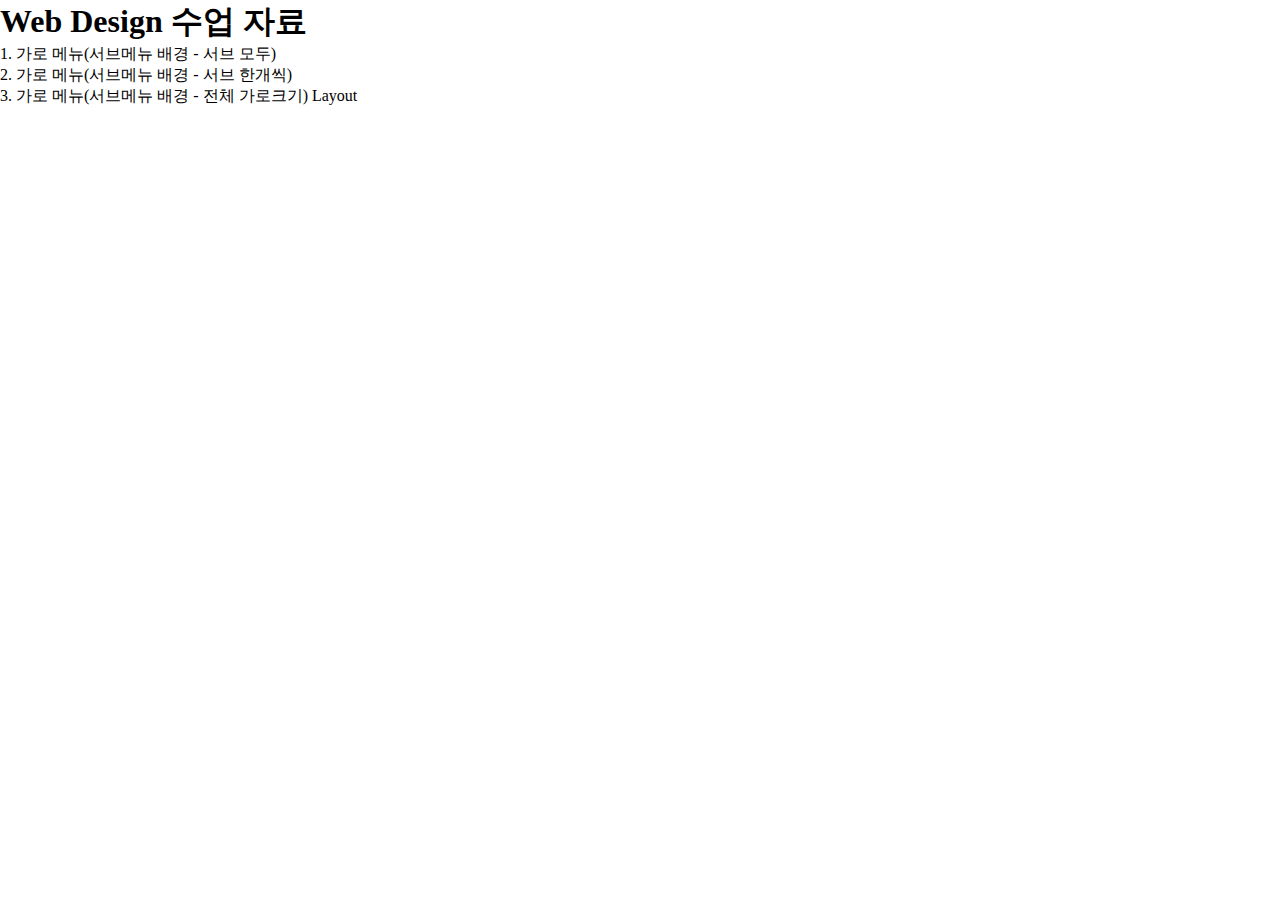
<file: index.html>
<!DOCTYPE html>
<html lang="en">
<head>
    <meta charset="UTF-8">
    <meta http-equiv="X-UA-Compatible" content="IE=edge">
    <meta name="viewport" content="width=device-width, initial-scale=1.0">
    <title>Document</title>
    <link rel="stylesheet" href="style.css">
    <script src="/js/jquery-3.6.0.js"></script>
    <script src="script.js"></script>
</head>
<body>
<h1>Web Design 수업 자료</h1>
    
<ol class="list">
    <li><a href="site1.html" target="blank">1. 가로 메뉴(서브메뉴 배경 - 서브 모두)</a></li>  
    <li><a href="site2.html" target="blank">2. 가로 메뉴(서브메뉴 배경 - 서브 한개씩)</a></li>  
    <li><a href="site3.html" target="blank">3. 가로 메뉴(서브메뉴 배경 - 전체 가로크기) Layout</a></li>  
</ol>

</body>
</html>
</file>
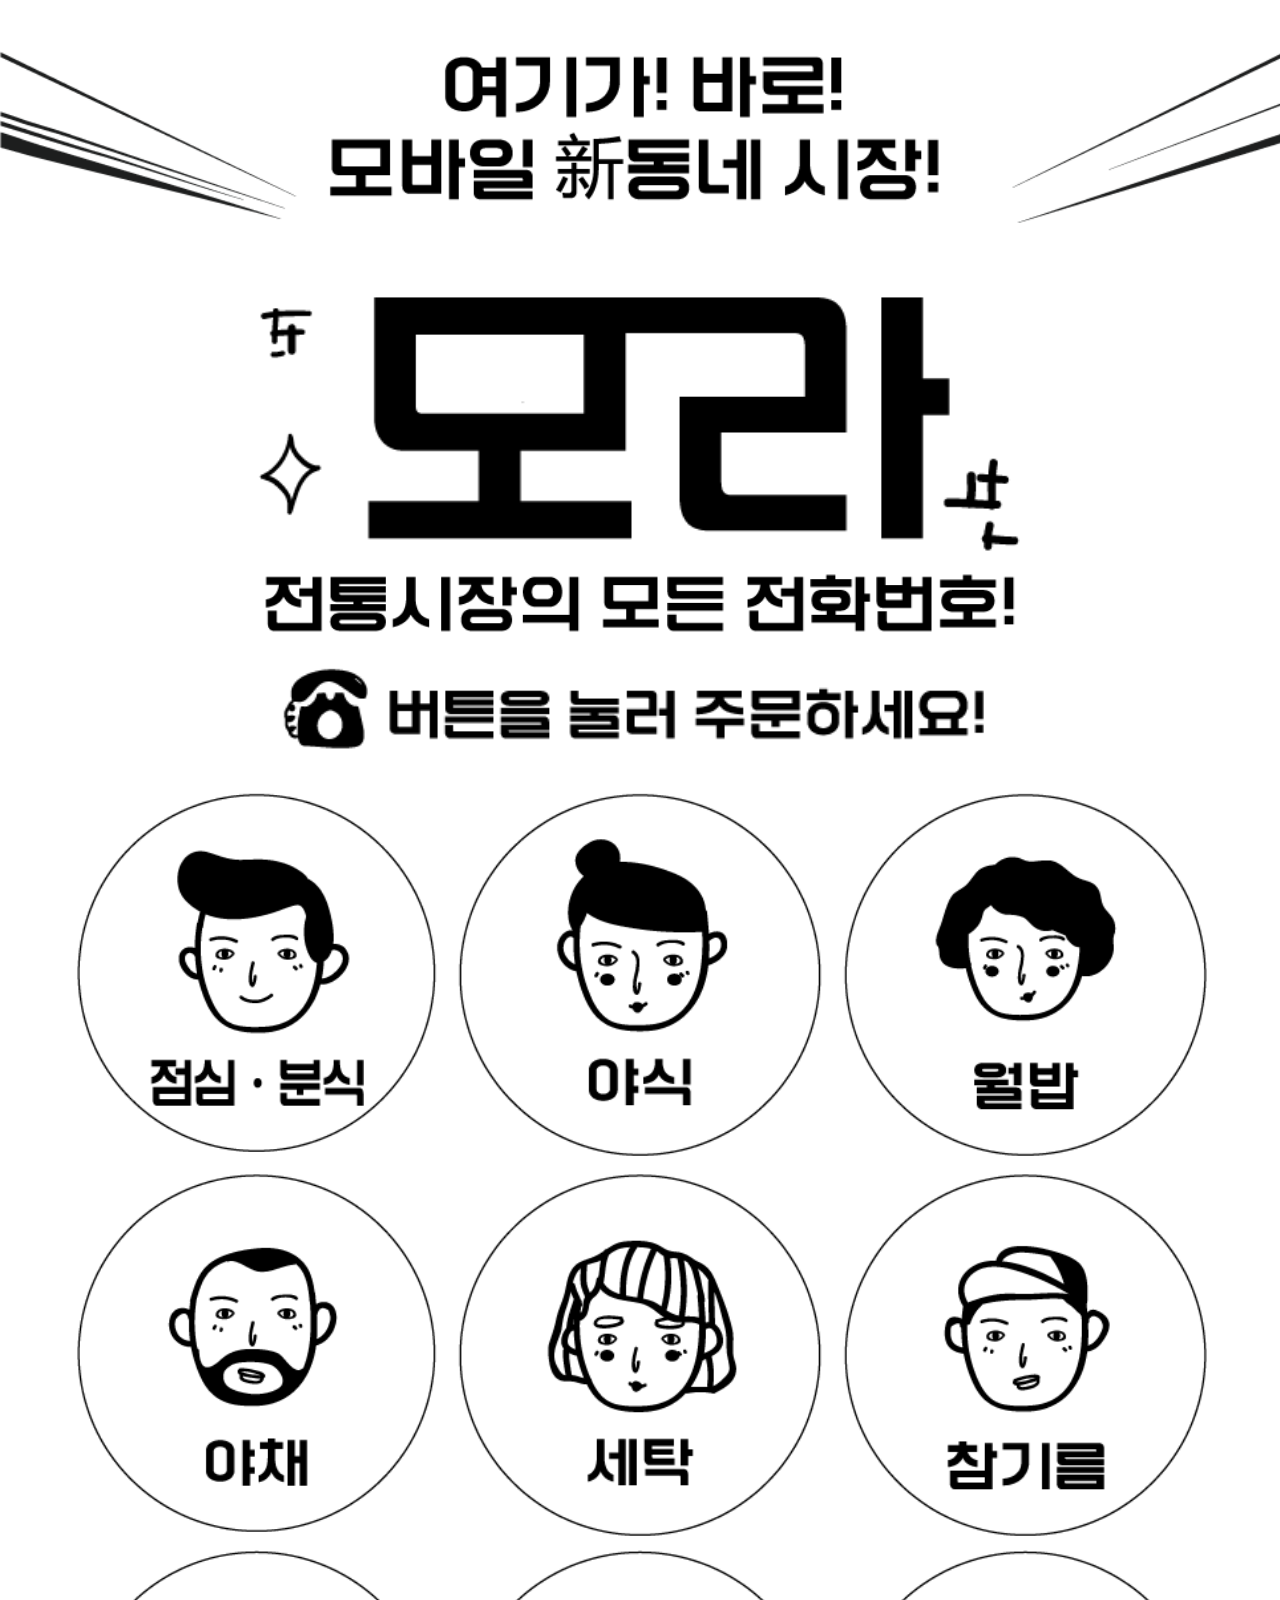
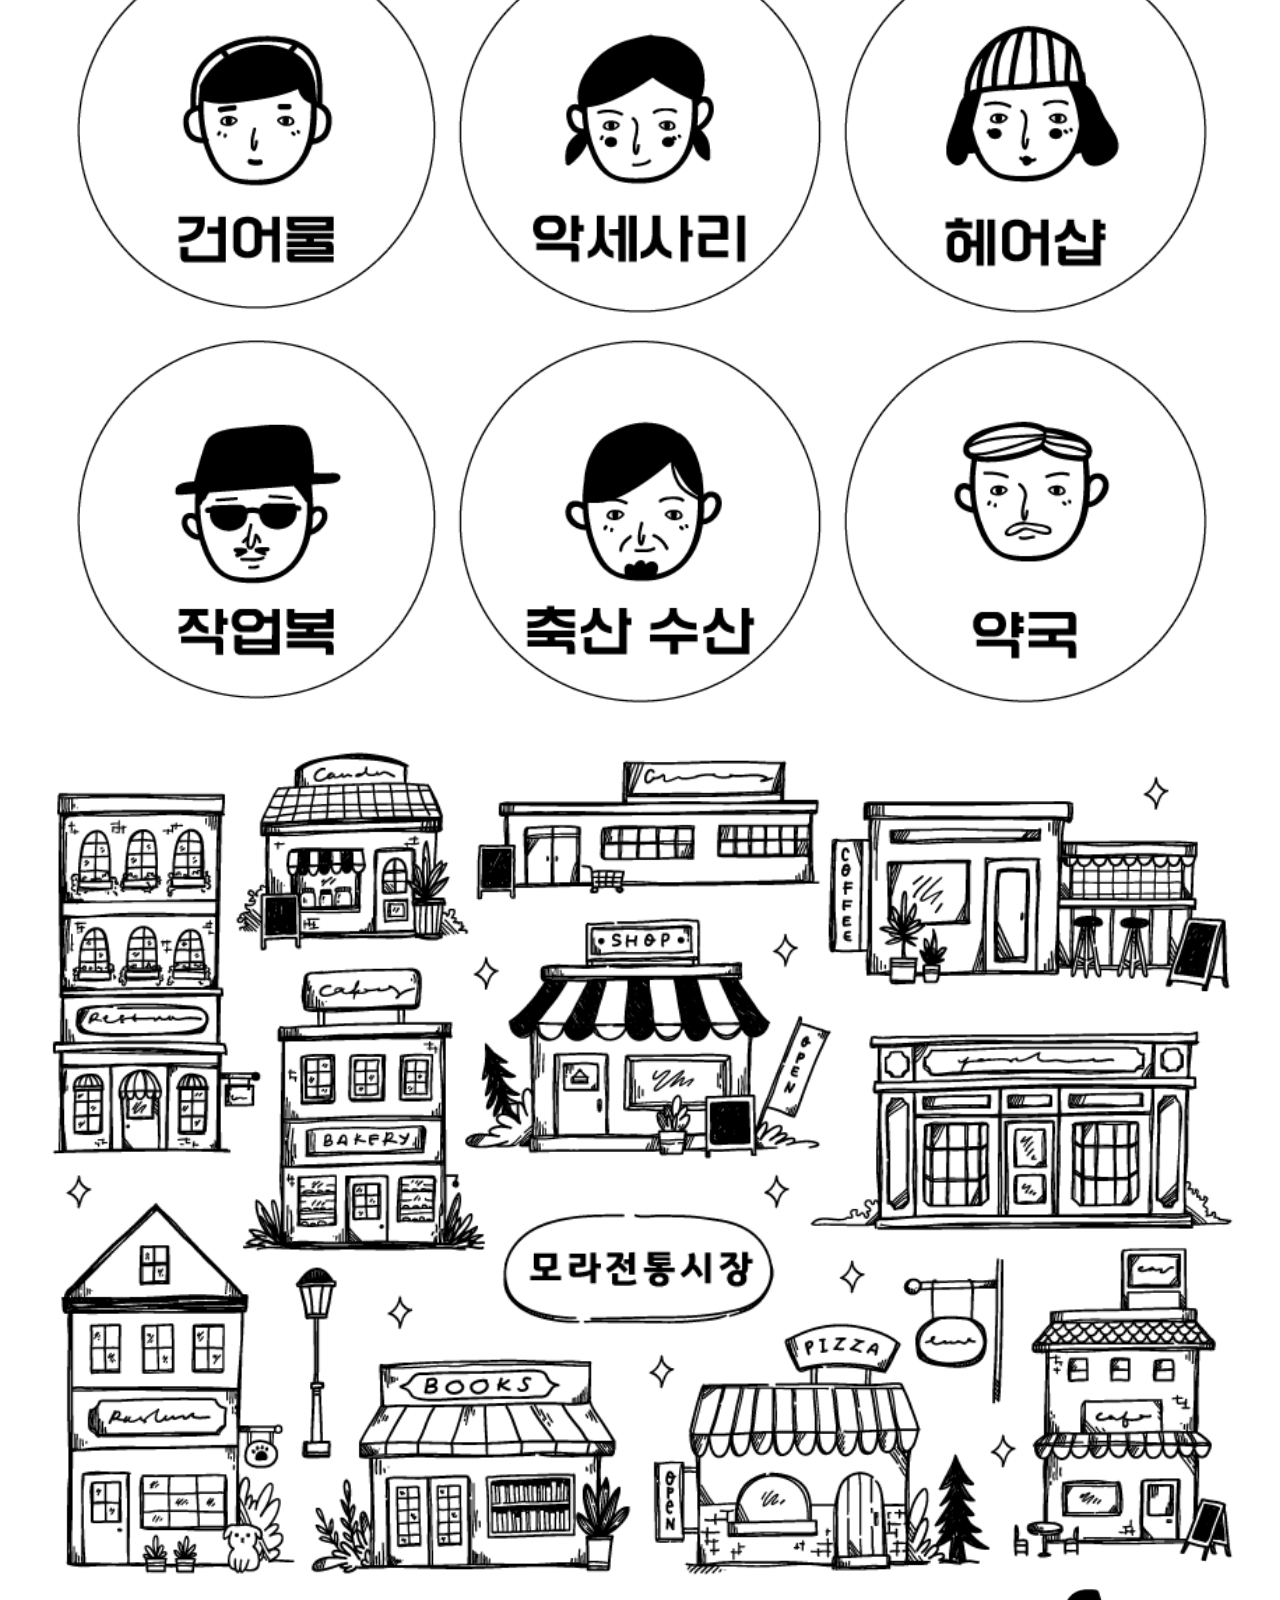
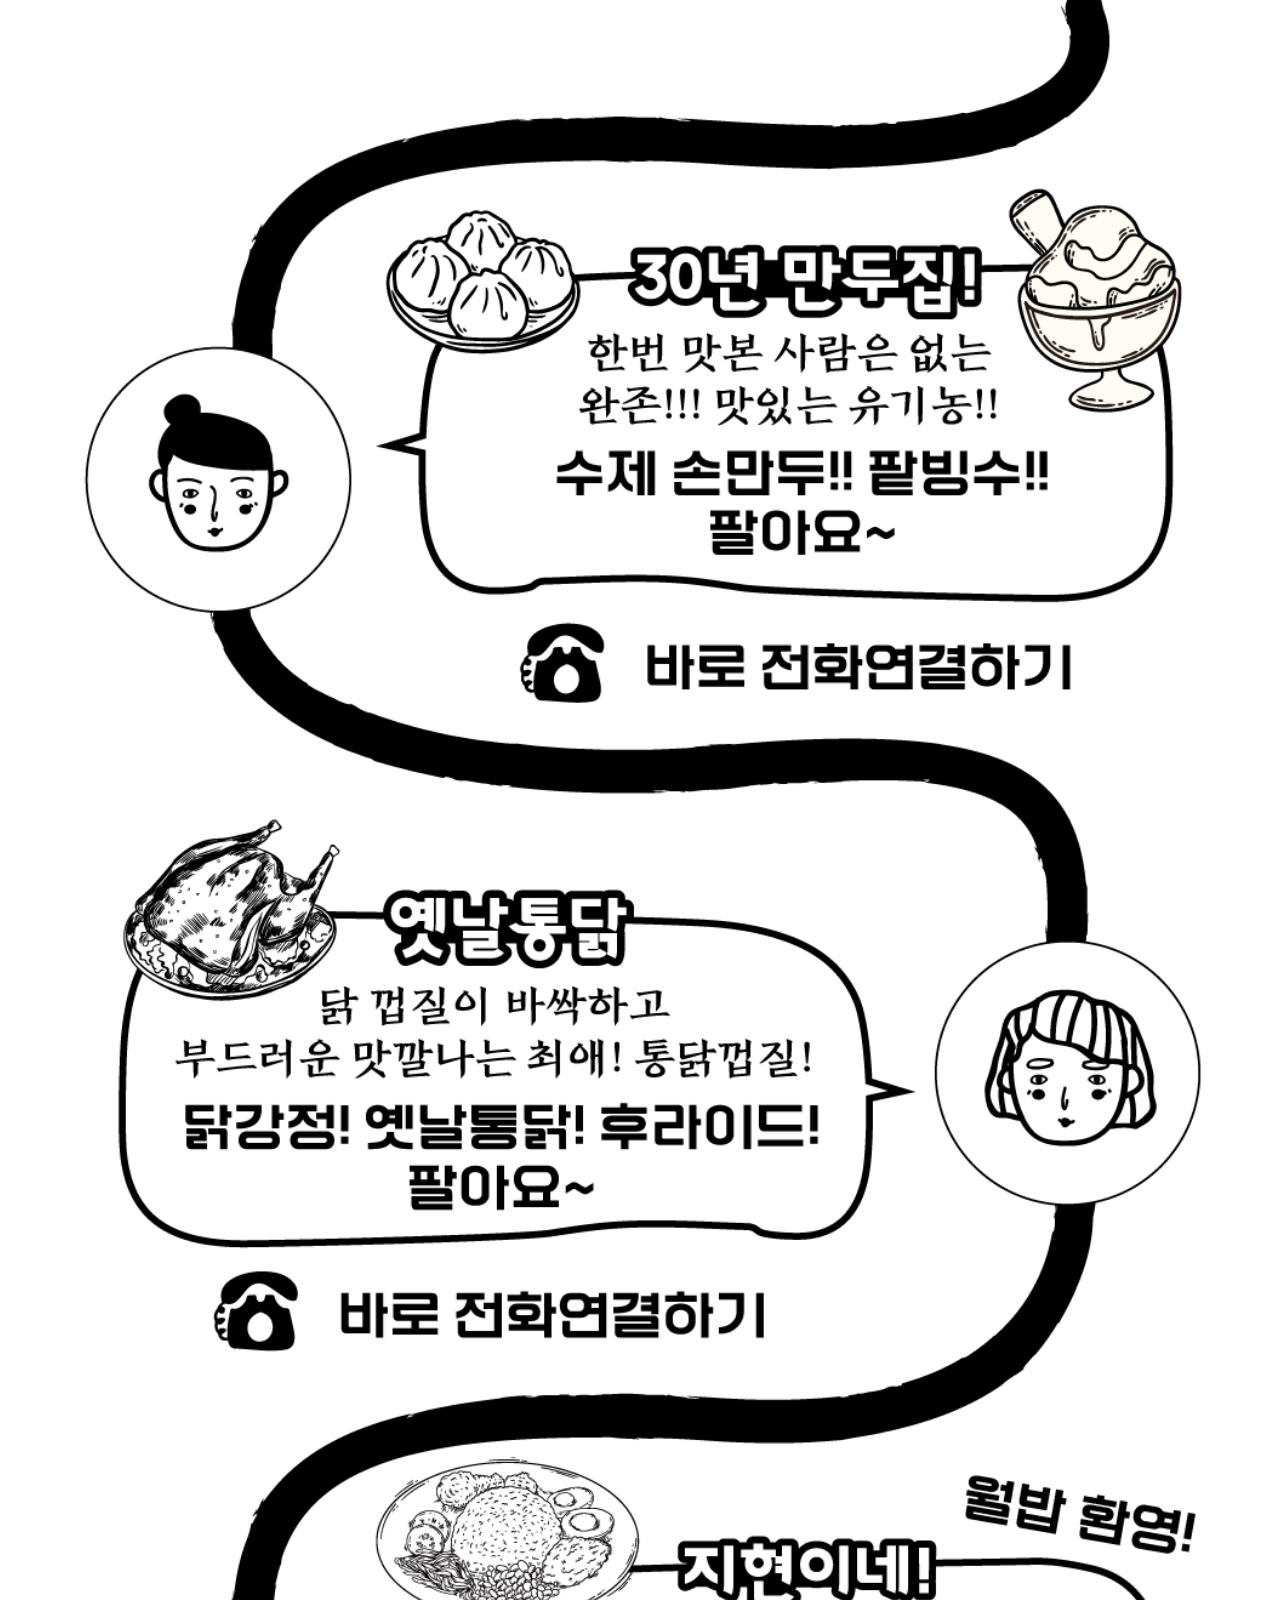
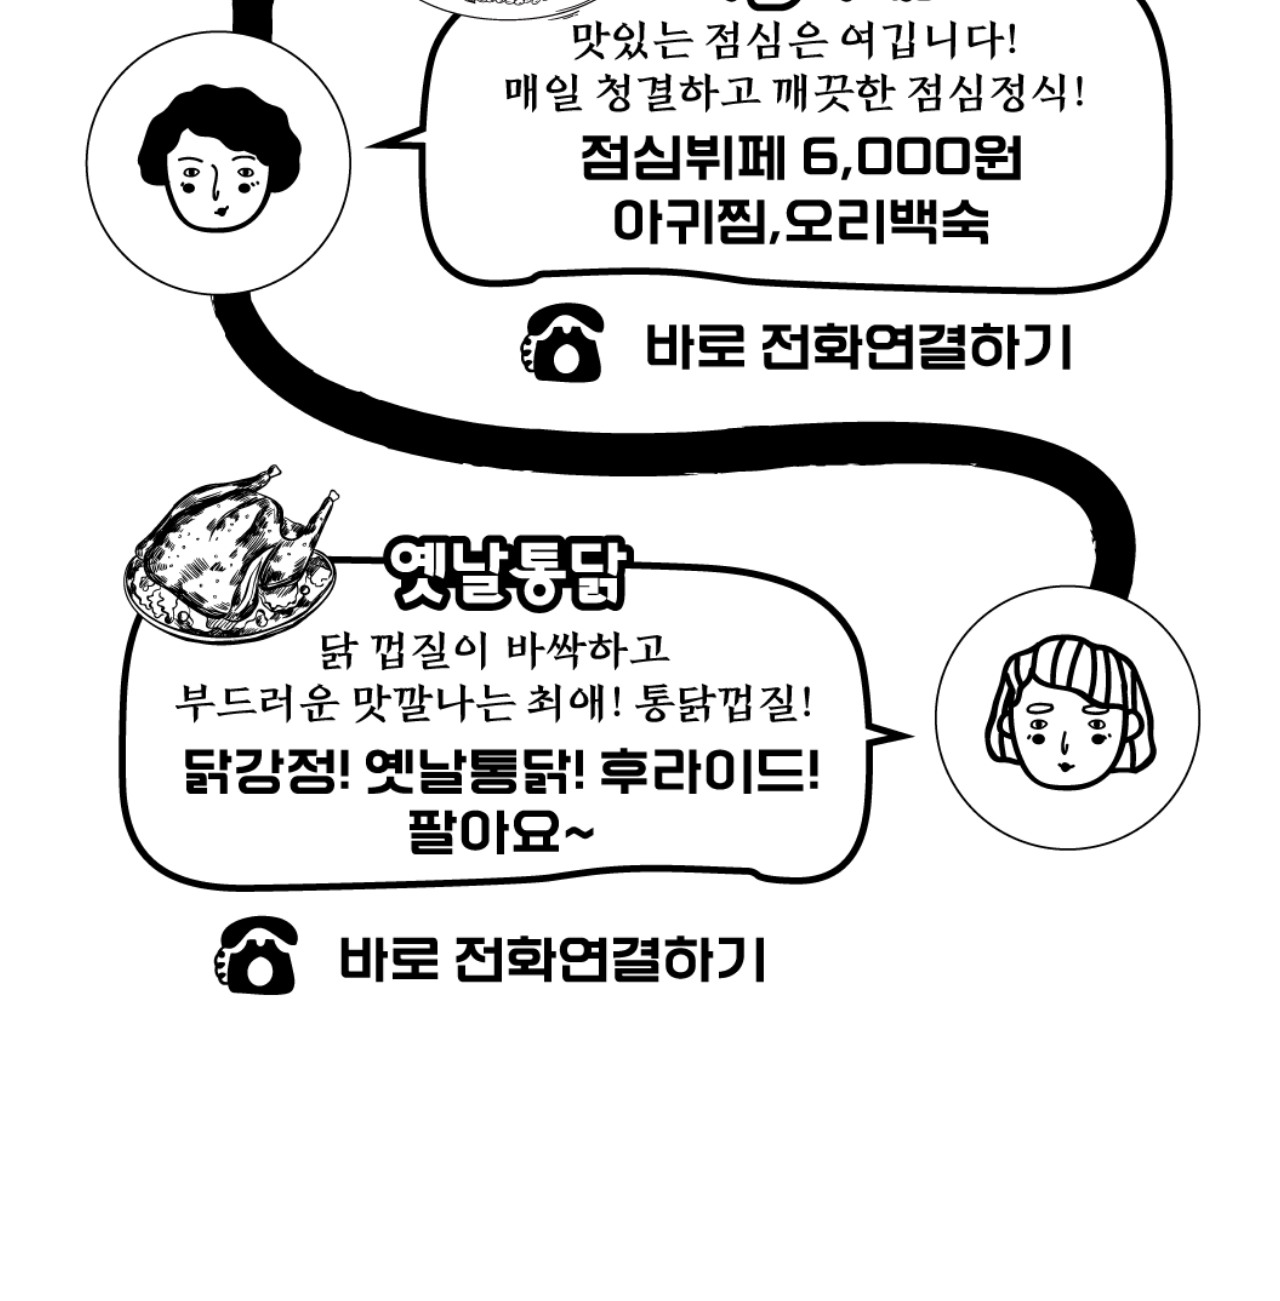
<file: mart/index.html>
<!DOCTYPE html>
<html lang="en">
<head>
    <meta charset="UTF-8">
    <meta http-equiv="X-UA-Compatible" content="IE=edge">
    <meta name="viewport" content="width=device-width, initial-scale=1.0">
    <title>모라전통시장</title>
    <link rel="stylesheet" href="style.css">
</head>
<body>
<div id="container">
    <div class="box1"><img src="img/img_03.gif"></div>
    <div class="box2"><img src="img/img_05.gif"></div>
    <div class="box3"><img src="img/img_09.gif"></div>
    <div class="box4"><img src="img/img_13.gif"></div>
    <div id="menu">
        <div class="box5"><img src="img/img_17.gif"></div>
        <div class="box6"><img src="img/img_18.gif"></div>
        <div class="box7"><img src="img/img_19.gif"></div>
        <div class="box8"><img src="img/img_22.gif"></div>
        <div class="box9"><img src="img/img_23.gif"></div>
        <div class="box10"><img src="img/img_24.gif"></div>
        <div class="box11"><img src="img/img_26.gif"></div>
        <div class="box12"><img src="img/img_27.gif"></div>
        <div class="box13"><img src="img/img_28.gif"></div>
        <div class="box14"><img src="img/img_30.gif"></div>
        <div class="box15"><img src="img/img_31.gif"></div>
        <div class="box16"><img src="img/img_32.gif"></div>
    </div>
    <div class="box17"><img src="img/img_34.gif"></div>

    <div id="store">
        <img src="img/img_36.gif">
        <img src="img/img_37.gif">
        <img src="img/img_38.gif">
        <img src="img/img_39.gif">
        <img src="img/img_40.gif">
        <img src="img/img_41.gif">
        <img src="img/img_42.gif">
        <img src="img/img_43.png">
    </div>
</div>
<div id="b"></div>
</body>
</html>
</file>
<file: style.css>
* {
    margin: 0;
    padding: 0;
    box-sizing: border-box;
    text-decoration: none;
    list-style: none;
    color: #000;
}
#container {
    margin: 0 auto;
    width: 98%;
}
.row1 {
    display: flex;
    margin-top: 30px;
}
.row1 > .box11, .row1 >.box13 {
    flex: 1.2;
}
.row1 > .box12 {
    flex: 2;
}
.row1 > .box1 > img {
    width: 100%;
}

.row2 {
    margin-top: 30px;
    margin-bottom: 30px;
}
.row2 > div {
    width: 60%;
    margin: 0 auto;
}
.row2 > .box4 ~ .box5 {
    width: 80%;
    margin: 0 auto;
}
.row2 > div > img {
    width: 100%;
}

.row3 {
    display: flex;
    flex-flow: wrap;
    padding: 0 10%;
}
.row3 > div {
    width: 33.3%;
}
.row3 > div > img {
    width: 100%;
}
</file>
<file: mart/style.css>
* {
    margin: 0;
    padding: 0;
    box-sizing: border-box;
    text-decoration: none;
    list-style: none;
    color: #000;
}
#container {
    width: 100%;
    padding-top: 40px;
}
#container > div > img {
    width: 100%;
    border: none;
}
.box2, .box3, .box4 {
    padding: 5px 20%;
}
#menu {
    margin: 20px 0;
    display: flex;
    flex-flow: wrap row;
    justify-content: center;
}
#menu > div {
    width: 30%;
}
#menu > div > img {
    width: 100%;
}
/* 삽화 1장 */
.box17 {
    width: 95%;
    margin: 0 auto;
}
/* 가계별 링크 */
#store {
    display: flex;
    flex-direction: column;
    justify-content: center;
    align-items: center;
}
#store {
    width: 97%;
    margin: 0 auto;
}
#store > img {
    width: 100%;
}
#store > a {
    border: 1px solid #000;
}
#store > a > img {
    width: 100%;
}



#b {
    width: 100px;
    height: 300px;
}
</file>
